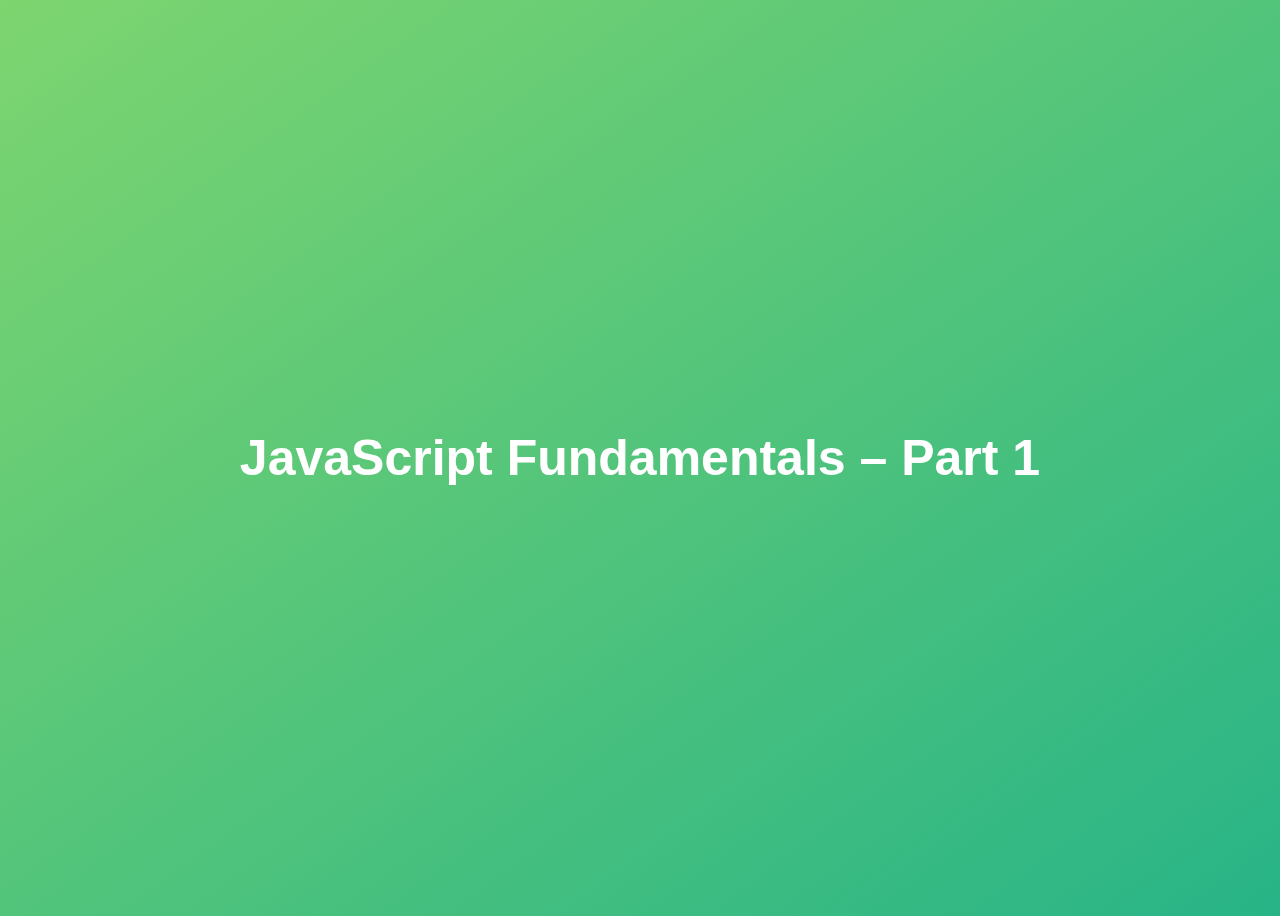
<file: index.html>
<!DOCTYPE html>
<html lang="en">

<head>
  <meta charset="UTF-8" />
  <meta name="viewport" content="width=device-width, initial-scale=1.0" />
  <meta http-equiv="X-UA-Compatible" content="ie=edge" />
  <title>JavaScript Fundamentals – Part 1</title>
  <style>
    body {
      height: 100vh;
      display: flex;
      align-items: center;
      background: linear-gradient(to top left, #28b487, #7dd56f);
    }

    h1 {
      font-family: sans-serif;
      font-size: 50px;
      line-height: 1.3;
      width: 100%;
      padding: 30px;
      text-align: center;
      color: white;
    }
  </style>
</head>

<body>
  <h1>JavaScript Fundamentals – Part 1</h1>
  <script src="script.js"></script>
</body>

</html>
</file>
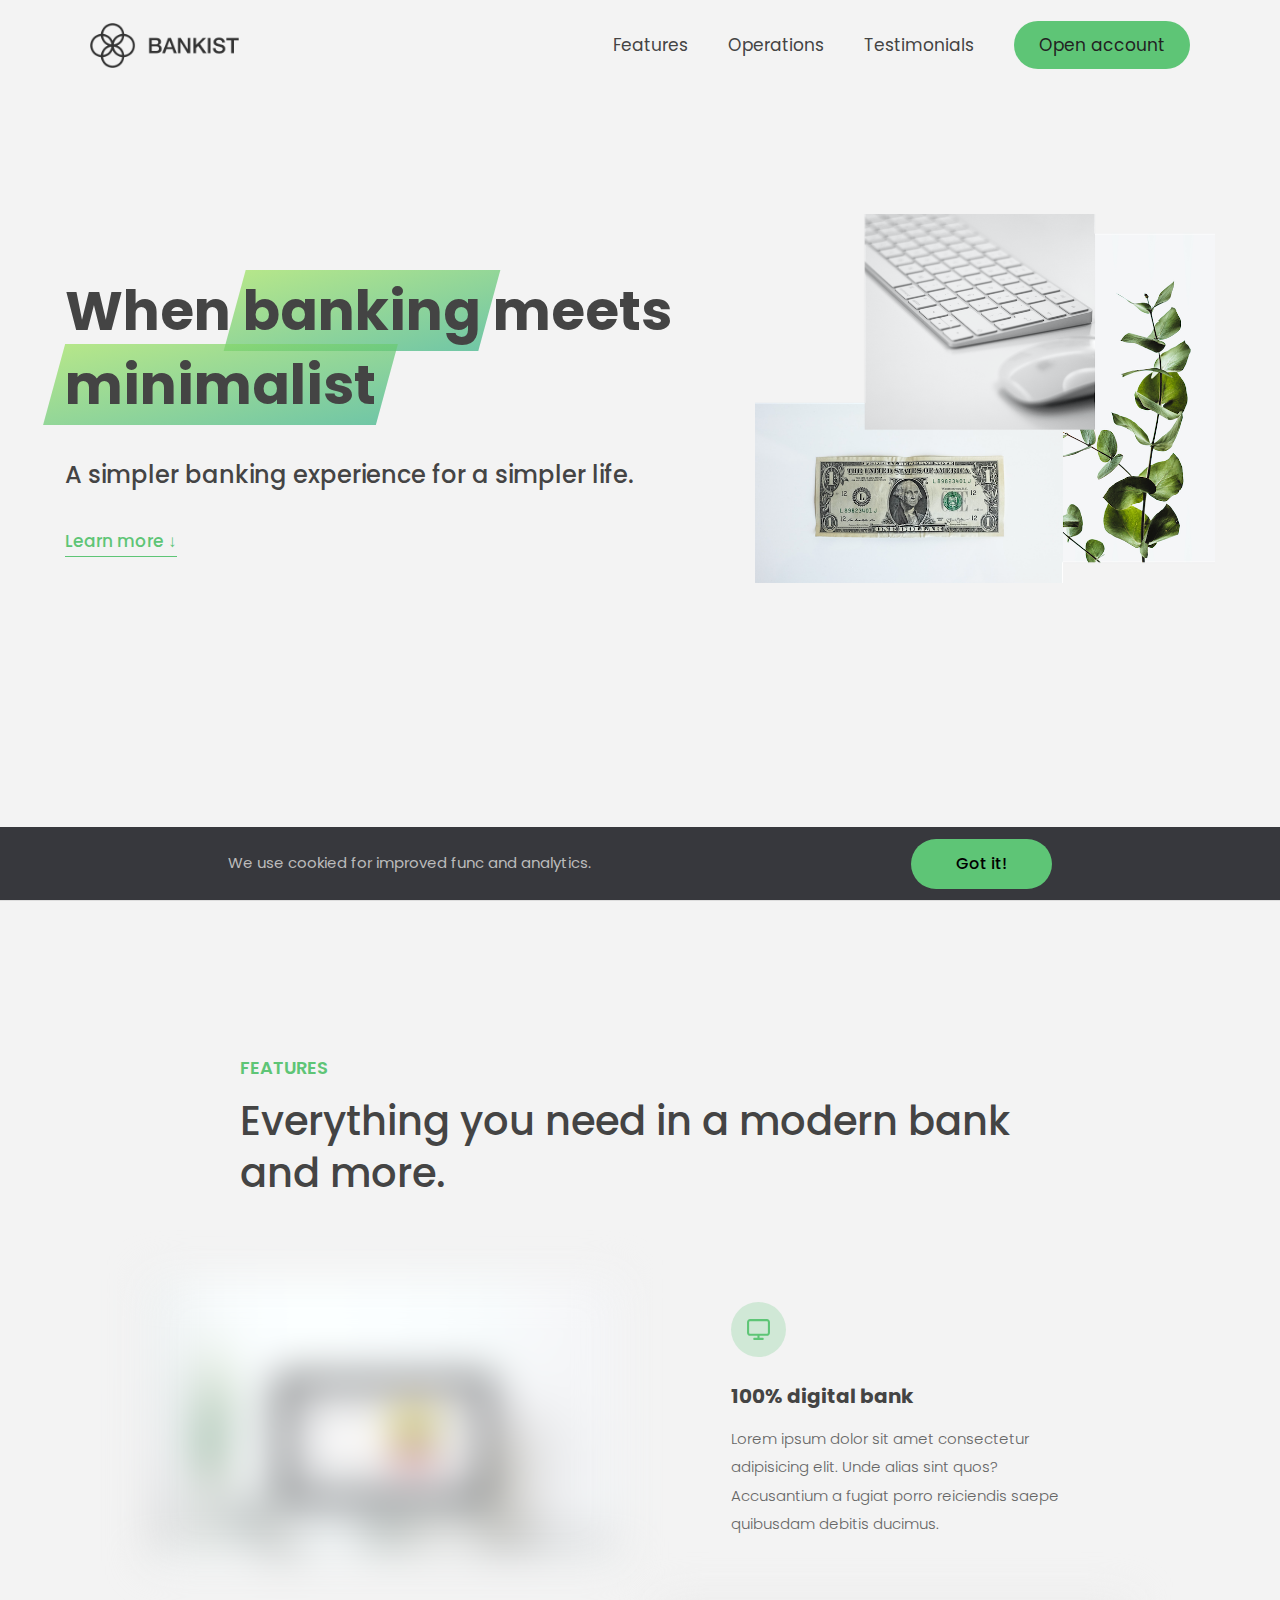
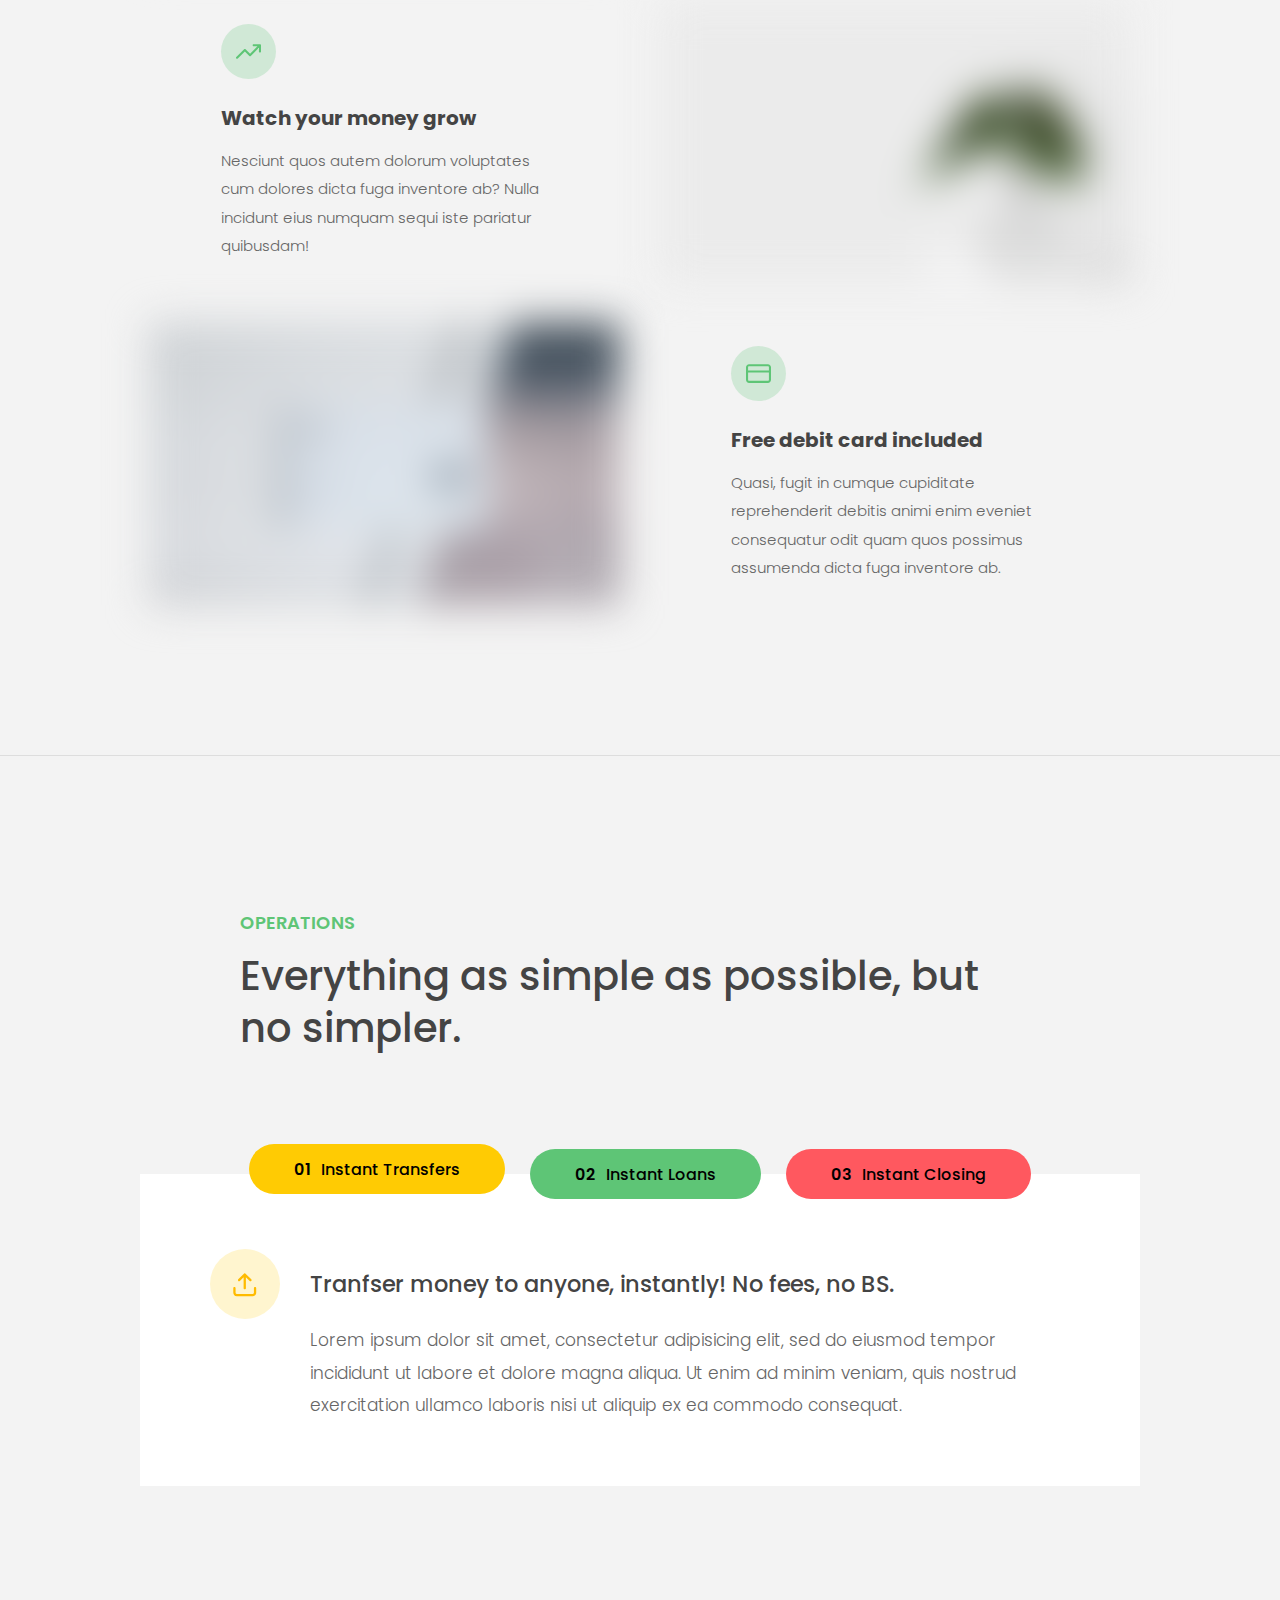
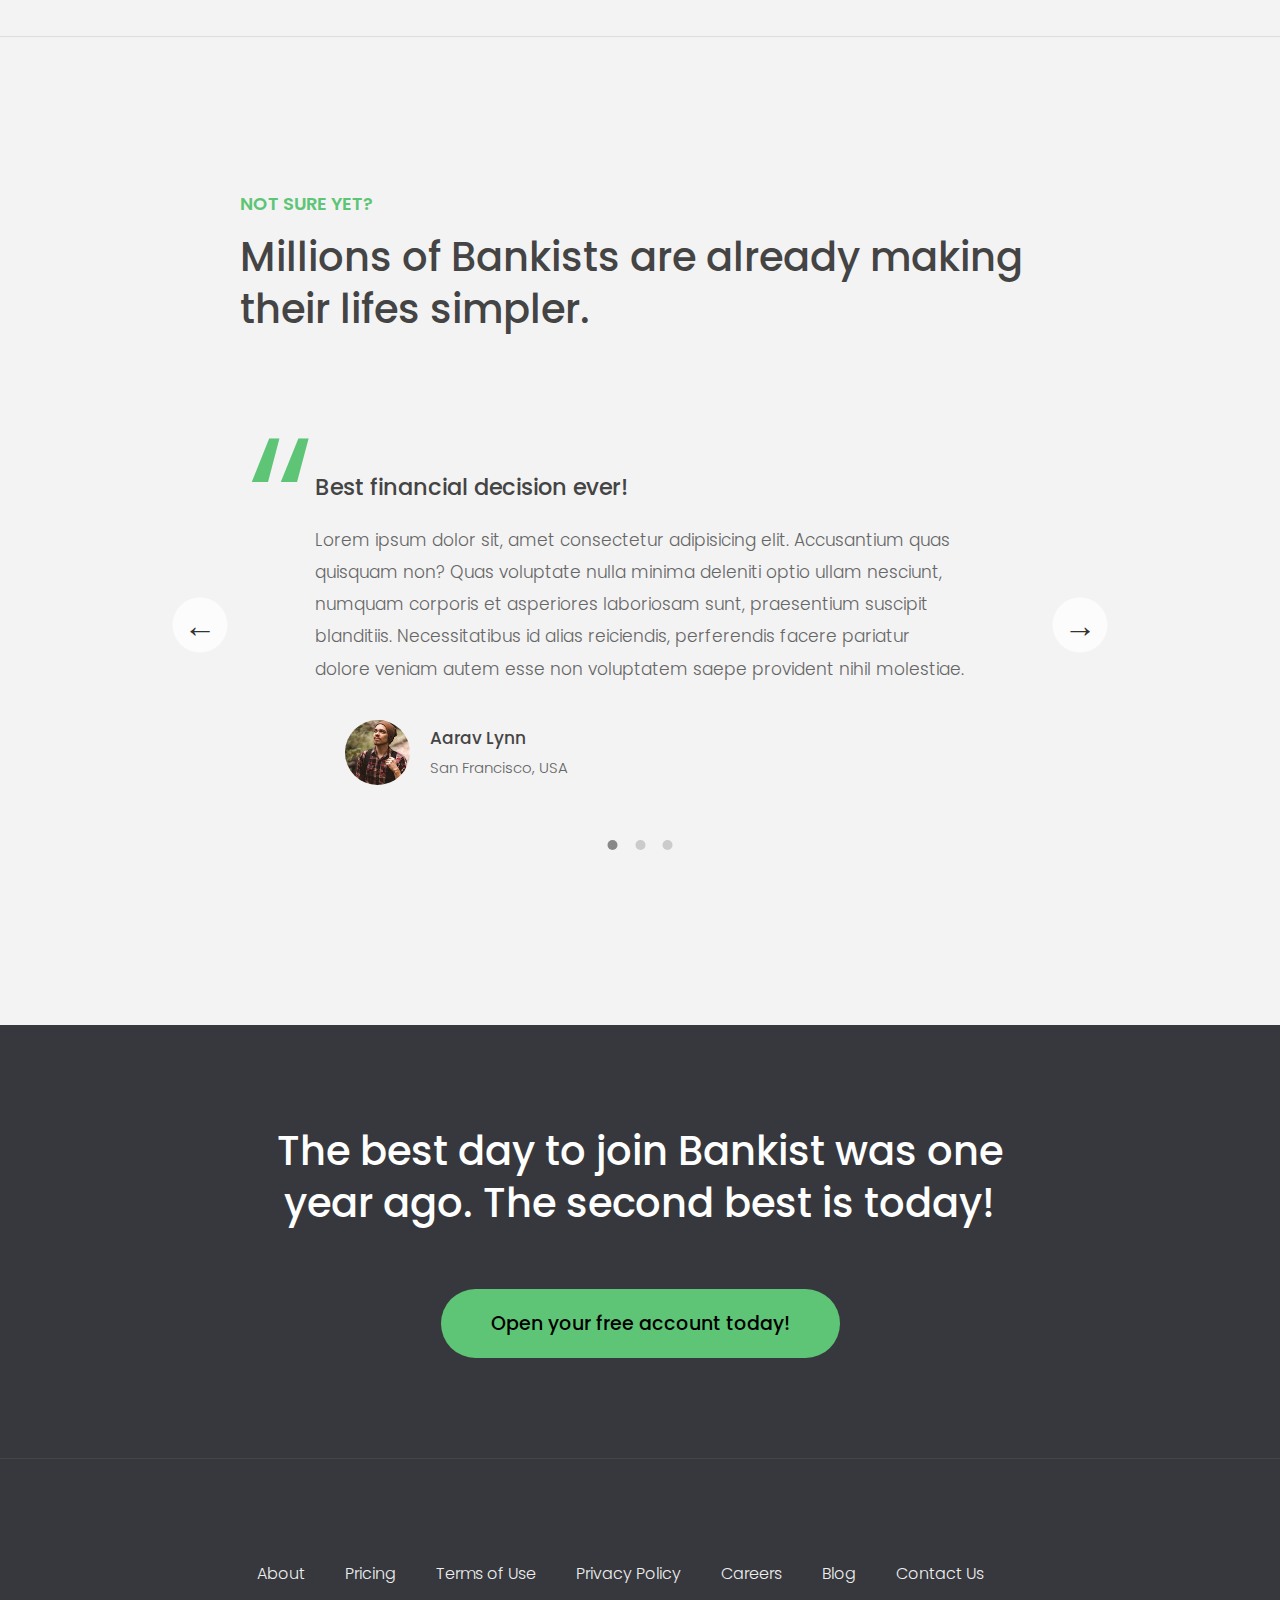
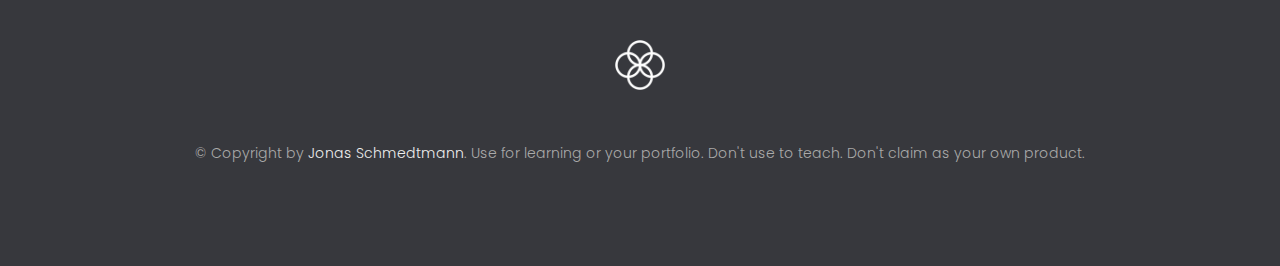
<file: Adv Dom/index.html>
<!DOCTYPE html>
<html lang="en">
  <head>
    <meta charset="UTF-8" />
    <meta name="viewport" content="width=device-width, initial-scale=1.0" />
    <meta http-equiv="X-UA-Compatible" content="ie=edge" />
    <link rel="shortcut icon" type="image/png" href="img/icon.png" />

    <link
      href="https://fonts.googleapis.com/css?family=Poppins:300,400,500,600&display=swap"
      rel="stylesheet"
    />
    <link rel="stylesheet" href="style.css" />
    <title>Bankist | When Banking meets Minimalist</title>
    <script defer src="script.js"></script>
  </head>
  <body>
    <header class="header">
      <nav class="nav">
        <img
          src="img/logo.png"
          alt="Bankist logo"
          class="nav__logo"
          id="logo"
          designer="Jonas"
          data-version-number="3.0"
        />
        <ul class="nav__links">
          <li class="nav__item">
            <a class="nav__link" href="#section--1">Features</a>
          </li>
          <li class="nav__item">
            <a class="nav__link" href="#section--2">Operations</a>
          </li>
          <li class="nav__item">
            <a class="nav__link" href="#section--3">Testimonials</a>
          </li>
          <li class="nav__item">
            <a class="nav__link nav__link--btn btn--show-modal" href="#"
              >Open account</a
            >
          </li>
        </ul>
      </nav>

      <div class="header__title">
        <h1>
          When
          <!-- Green highlight effect -->
          <span class="highlight">banking</span>
          meets<br />
          <span class="highlight">minimalist</span>
        </h1>
        <h4>A simpler banking experience for a simpler life.</h4>
        <button class="btn--text btn--scroll-to">Learn more &DownArrow;</button>
        <img
          src="img/hero.png"
          class="header__img"
          alt="Minimalist bank items"
        />
      </div>
    </header>

    <section class="section" id="section--1">
      <div class="section__title">
        <h2 class="section__description">Features</h2>
        <h3 class="section__header">
          Everything you need in a modern bank and more.
        </h3>
      </div>

      <div class="features">
        <img
          src="img/digital-lazy.jpg"
          data-src="img/digital.jpg"
          alt="Computer"
          class="features__img lazy-img"
        />
        <div class="features__feature">
          <div class="features__icon">
            <svg>
              <use xlink:href="img/icons.svg#icon-monitor"></use>
            </svg>
          </div>
          <h5 class="features__header">100% digital bank</h5>
          <p>
            Lorem ipsum dolor sit amet consectetur adipisicing elit. Unde alias
            sint quos? Accusantium a fugiat porro reiciendis saepe quibusdam
            debitis ducimus.
          </p>
        </div>

        <div class="features__feature">
          <div class="features__icon">
            <svg>
              <use xlink:href="img/icons.svg#icon-trending-up"></use>
            </svg>
          </div>
          <h5 class="features__header">Watch your money grow</h5>
          <p>
            Nesciunt quos autem dolorum voluptates cum dolores dicta fuga
            inventore ab? Nulla incidunt eius numquam sequi iste pariatur
            quibusdam!
          </p>
        </div>
        <img
          src="img/grow-lazy.jpg"
          data-src="img/grow.jpg"
          alt="Plant"
          class="features__img lazy-img"
        />

        <img
          src="img/card-lazy.jpg"
          data-src="img/card.jpg"
          alt="Credit card"
          class="features__img lazy-img"
        />
        <div class="features__feature">
          <div class="features__icon">
            <svg>
              <use xlink:href="img/icons.svg#icon-credit-card"></use>
            </svg>
          </div>
          <h5 class="features__header">Free debit card included</h5>
          <p>
            Quasi, fugit in cumque cupiditate reprehenderit debitis animi enim
            eveniet consequatur odit quam quos possimus assumenda dicta fuga
            inventore ab.
          </p>
        </div>
      </div>
    </section>

    <section class="section" id="section--2">
      <div class="section__title">
        <h2 class="section__description">Operations</h2>
        <h3 class="section__header">
          Everything as simple as possible, but no simpler.
        </h3>
      </div>

      <div class="operations">
        <div class="operations__tab-container">
          <button
            class="btn operations__tab operations__tab--1 operations__tab--active"
            data-tab="1"
          >
            <span>01</span>Instant Transfers
          </button>
          <button class="btn operations__tab operations__tab--2" data-tab="2">
            <span>02</span>Instant Loans
          </button>
          <button class="btn operations__tab operations__tab--3" data-tab="3">
            <span>03</span>Instant Closing
          </button>
        </div>
        <div
          class="operations__content operations__content--1 operations__content--active"
        >
          <div class="operations__icon operations__icon--1">
            <svg>
              <use xlink:href="img/icons.svg#icon-upload"></use>
            </svg>
          </div>
          <h5 class="operations__header">
            Tranfser money to anyone, instantly! No fees, no BS.
          </h5>
          <p>
            Lorem ipsum dolor sit amet, consectetur adipisicing elit, sed do
            eiusmod tempor incididunt ut labore et dolore magna aliqua. Ut enim
            ad minim veniam, quis nostrud exercitation ullamco laboris nisi ut
            aliquip ex ea commodo consequat.
          </p>
        </div>

        <div class="operations__content operations__content--2">
          <div class="operations__icon operations__icon--2">
            <svg>
              <use xlink:href="img/icons.svg#icon-home"></use>
            </svg>
          </div>
          <h5 class="operations__header">
            Buy a home or make your dreams come true, with instant loans.
          </h5>
          <p>
            Duis aute irure dolor in reprehenderit in voluptate velit esse
            cillum dolore eu fugiat nulla pariatur. Excepteur sint occaecat
            cupidatat non proident, sunt in culpa qui officia deserunt mollit
            anim id est laborum.
          </p>
        </div>
        <div class="operations__content operations__content--3">
          <div class="operations__icon operations__icon--3">
            <svg>
              <use xlink:href="img/icons.svg#icon-user-x"></use>
            </svg>
          </div>
          <h5 class="operations__header">
            No longer need your account? No problem! Close it instantly.
          </h5>
          <p>
            Excepteur sint occaecat cupidatat non proident, sunt in culpa qui
            officia deserunt mollit anim id est laborum. Ut enim ad minim
            veniam, quis nostrud exercitation ullamco laboris nisi ut aliquip ex
            ea commodo consequat.
          </p>
        </div>
      </div>
    </section>

    <section class="section" id="section--3">
      <div class="section__title section__title--testimonials">
        <h2 class="section__description">Not sure yet?</h2>
        <h3 class="section__header">
          Millions of Bankists are already making their lifes simpler.
        </h3>
      </div>

      <div class="slider">
        <div class="slide slide--1">
          <div class="testimonial">
            <h5 class="testimonial__header">Best financial decision ever!</h5>
            <blockquote class="testimonial__text">
              Lorem ipsum dolor sit, amet consectetur adipisicing elit.
              Accusantium quas quisquam non? Quas voluptate nulla minima
              deleniti optio ullam nesciunt, numquam corporis et asperiores
              laboriosam sunt, praesentium suscipit blanditiis. Necessitatibus
              id alias reiciendis, perferendis facere pariatur dolore veniam
              autem esse non voluptatem saepe provident nihil molestiae.
            </blockquote>
            <address class="testimonial__author">
              <img src="img/user-1.jpg" alt="" class="testimonial__photo" />
              <h6 class="testimonial__name">Aarav Lynn</h6>
              <p class="testimonial__location">San Francisco, USA</p>
            </address>
          </div>
        </div>

        <div class="slide slide--2">
          <div class="testimonial">
            <h5 class="testimonial__header">
              The last step to becoming a complete minimalist
            </h5>
            <blockquote class="testimonial__text">
              Quisquam itaque deserunt ullam, quia ea repellendus provident,
              ducimus neque ipsam modi voluptatibus doloremque, corrupti
              laborum. Incidunt numquam perferendis veritatis neque repellendus.
              Lorem, ipsum dolor sit amet consectetur adipisicing elit. Illo
              deserunt exercitationem deleniti.
            </blockquote>
            <address class="testimonial__author">
              <img src="img/user-2.jpg" alt="" class="testimonial__photo" />
              <h6 class="testimonial__name">Miyah Miles</h6>
              <p class="testimonial__location">London, UK</p>
            </address>
          </div>
        </div>

        <div class="slide slide--3">
          <div class="testimonial">
            <h5 class="testimonial__header">
              Finally free from old-school banks
            </h5>
            <blockquote class="testimonial__text">
              Debitis, nihil sit minus suscipit magni aperiam vel tenetur
              incidunt commodi architecto numquam omnis nulla autem,
              necessitatibus blanditiis modi similique quidem. Odio aliquam
              culpa dicta beatae quod maiores ipsa minus consequatur error sunt,
              deleniti saepe aliquid quos inventore sequi. Necessitatibus id
              alias reiciendis, perferendis facere.
            </blockquote>
            <address class="testimonial__author">
              <img src="img/user-3.jpg" alt="" class="testimonial__photo" />
              <h6 class="testimonial__name">Francisco Gomes</h6>
              <p class="testimonial__location">Lisbon, Portugal</p>
            </address>
          </div>
        </div>
        <!--
        <div class="slide"><img src="img/img-1.jpg" alt="Photo 1" /></div>
        <div class="slide"><img src="img/img-2.jpg" alt="Photo 2" /></div>
        <div class="slide"><img src="img/img-3.jpg" alt="Photo 3" /></div>
        <div class="slide"><img src="img/img-4.jpg" alt="Photo 4" /></div>
        -->
        <button class="slider__btn slider__btn--left">&larr;</button>
        <button class="slider__btn slider__btn--right">&rarr;</button>
        <div class="dots"></div>
      </div>
    </section>

    <section class="section section--sign-up">
      <div class="section__title">
        <h3 class="section__header">
          The best day to join Bankist was one year ago. The second best is
          today!
        </h3>
      </div>
      <button class="btn btn--show-modal">Open your free account today!</button>
    </section>

    <footer class="footer">
      <ul class="footer__nav">
        <li class="footer__item">
          <a class="footer__link" href="#">About</a>
        </li>
        <li class="footer__item">
          <a class="footer__link" href="#">Pricing</a>
        </li>
        <li class="footer__item">
          <a class="footer__link" href="#">Terms of Use</a>
        </li>
        <li class="footer__item">
          <a class="footer__link" href="#">Privacy Policy</a>
        </li>
        <li class="footer__item">
          <a class="footer__link" href="#">Careers</a>
        </li>
        <li class="footer__item">
          <a class="footer__link" href="#">Blog</a>
        </li>
        <li class="footer__item">
          <a class="footer__link" href="#">Contact Us</a>
        </li>
      </ul>
      <img src="img/icon.png" alt="Logo" class="footer__logo" />
      <p class="footer__copyright">
        &copy; Copyright by
        <a
          class="footer__link twitter-link"
          target="_blank"
          href="https://twitter.com/jonasschmedtman"
          >Jonas Schmedtmann</a
        >. Use for learning or your portfolio. Don't use to teach. Don't claim
        as your own product.
      </p>
    </footer>

    <div class="modal hidden">
      <button class="btn--close-modal">&times;</button>
      <h2 class="modal__header">
        Open your bank account <br />
        in just <span class="highlight">5 minutes</span>
      </h2>
      <form class="modal__form">
        <label>First Name</label>
        <input type="text" />
        <label>Last Name</label>
        <input type="text" />
        <label>Email Address</label>
        <input type="email" />
        <button class="btn">Next step &rarr;</button>
      </form>
    </div>
    <div class="overlay hidden"></div>

    <!-- <script src="script.js"></script> -->
  </body>
</html>
</file>
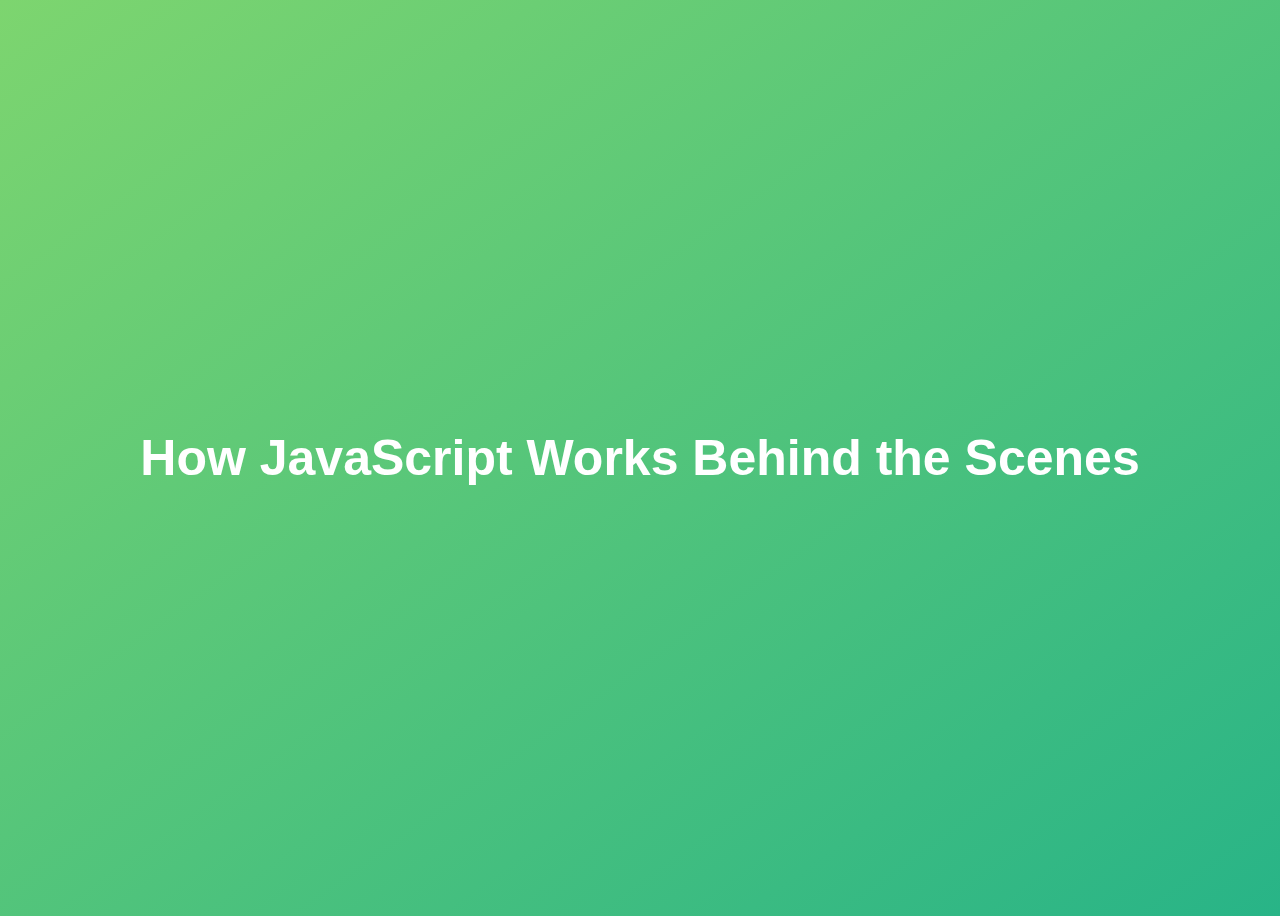
<file: Behind/index.html>
<!DOCTYPE html>
<html lang="en">
  <head>
    <meta charset="UTF-8" />
    <meta name="viewport" content="width=device-width, initial-scale=1.0" />
    <meta http-equiv="X-UA-Compatible" content="ie=edge" />
    <title>How JavaScript Works Behind the Scenes</title>
    <style>
      body {
        height: 100vh;
        display: flex;
        align-items: center;
        background: linear-gradient(to top left, #28b487, #7dd56f);
      }
      h1 {
        font-family: sans-serif;
        font-size: 50px;
        line-height: 1.3;
        width: 100%;
        padding: 30px;
        text-align: center;
        color: white;
      }
    </style>
  </head>
  <body>
    <h1>How JavaScript Works Behind the Scenes</h1>
    <script src="script.js"></script>
  </body>
</html>
</file>
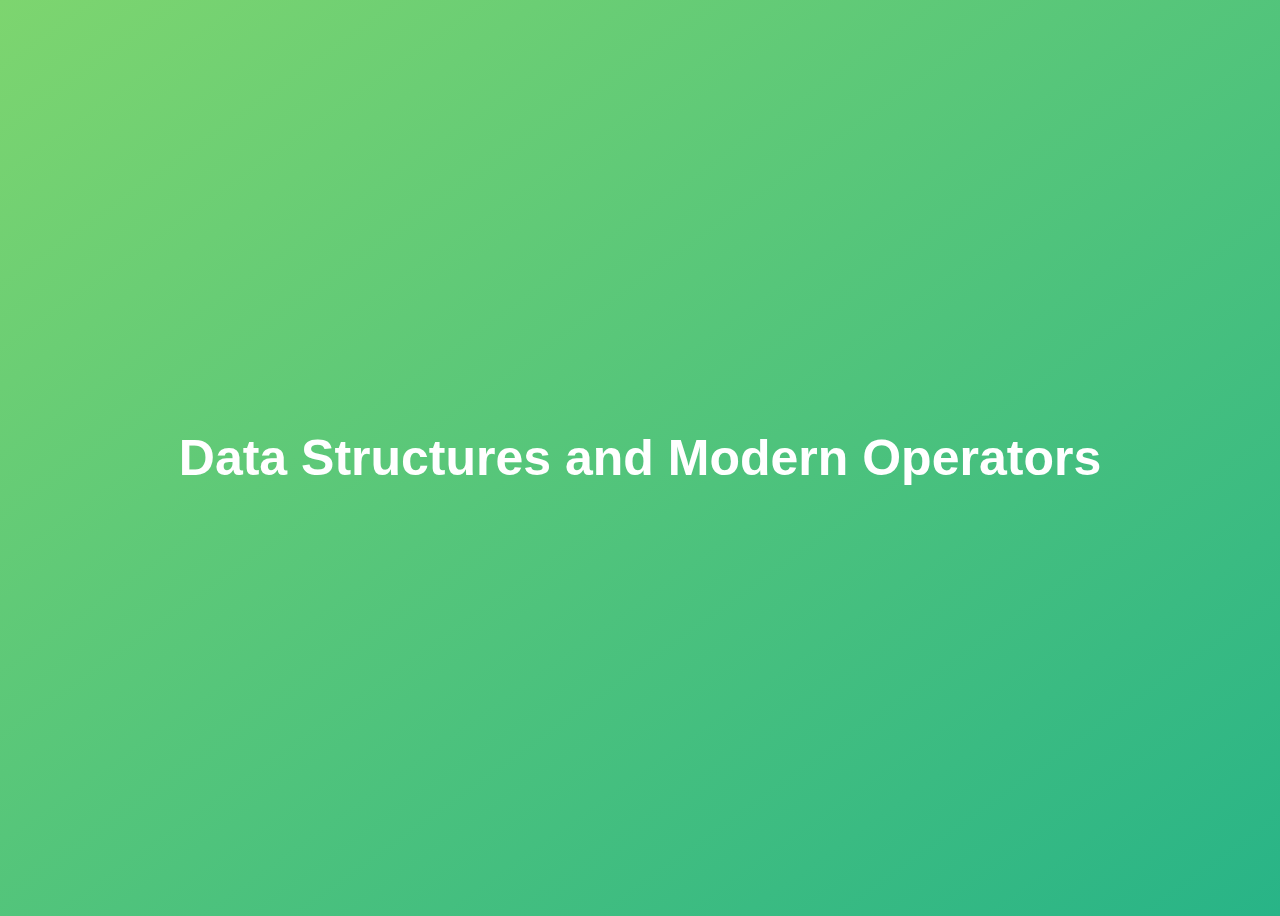
<file: Data Structures/index.html>
<!DOCTYPE html>
<html lang="en">
  <head>
    <meta charset="UTF-8" />
    <meta name="viewport" content="width=device-width, initial-scale=1.0" />
    <meta http-equiv="X-UA-Compatible" content="ie=edge" />
    <title>Data Structures and Modern Operators</title>
    <style>
      body {
        height: 100vh;
        display: flex;
        align-items: center;
        background: linear-gradient(to top left, #28b487, #7dd56f);
      }
      h1 {
        font-family: sans-serif;
        font-size: 50px;
        line-height: 1.3;
        width: 100%;
        padding: 30px;
        text-align: center;
        color: white;
      }
      button {
        width: 50px;
        height: 20px;
        margin: 10px;
      }
      textarea {
        width: 300px;
        height: 100px;
      }
    </style>
  </head>
  <body>
    <h1>Data Structures and Modern Operators</h1>
    <script src="script.js"></script>
  </body>
</html>
</file>
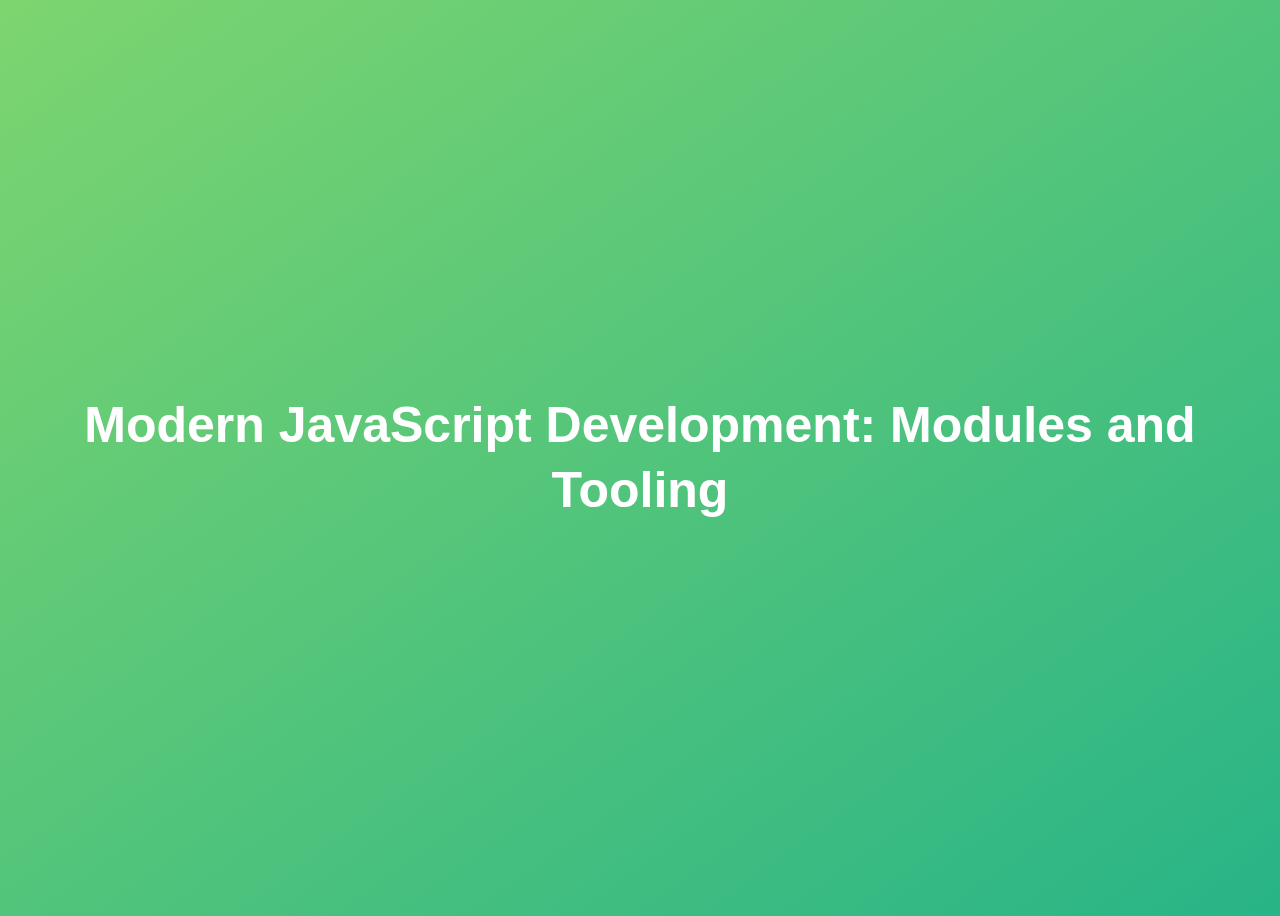
<file: Modern JS Modules Tooling/index.html>
<!DOCTYPE html>
<html lang="en">
  <head>
    <meta charset="UTF-8" />
    <meta name="viewport" content="width=device-width, initial-scale=1.0" />
    <meta http-equiv="X-UA-Compatible" content="ie=edge" />
    <script defer src="script.js"></script>
    <title>Modern JavaScript Development: Modules and Tooling</title>
    <style>
      body {
        height: 100vh;
        display: flex;
        align-items: center;
        background: linear-gradient(to top left, #28b487, #7dd56f);
      }
      h1 {
        font-family: sans-serif;
        font-size: 50px;
        line-height: 1.3;
        width: 100%;
        padding: 30px;
        text-align: center;
        color: white;
      }
    </style>
  </head>
  <body>
    <h1>Modern JavaScript Development: Modules and Tooling</h1>
  </body>
</html>
</file>
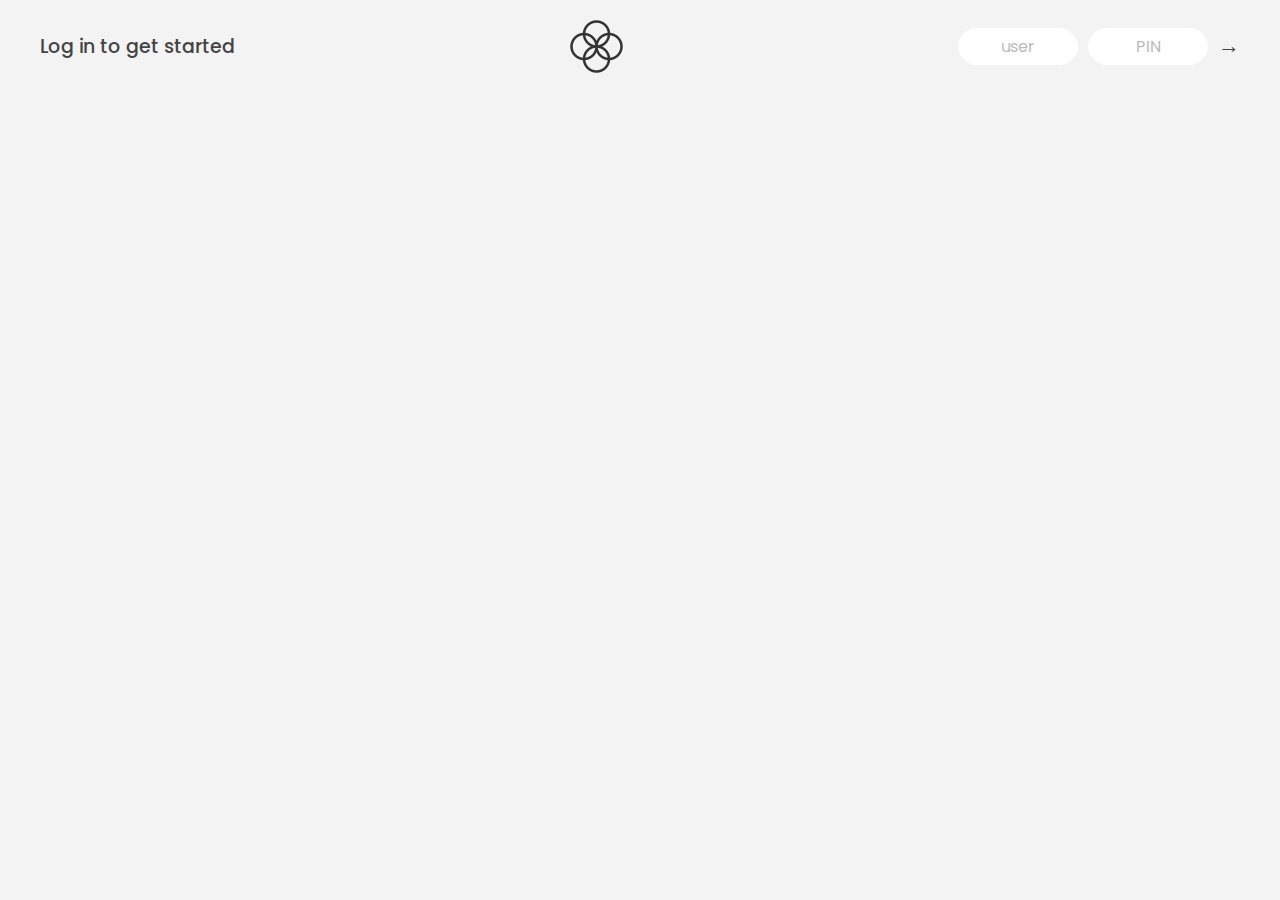
<file: Numbers-Dates-Timers-Bankist/index.html>
<!DOCTYPE html>
<html lang="en">
  <head>
    <meta charset="UTF-8" />
    <meta name="viewport" content="width=device-width, initial-scale=1.0" />
    <meta http-equiv="X-UA-Compatible" content="ie=edge" />
    <link rel="shortcut icon" type="image/png" href="/icon.png" />

    <link
      href="https://fonts.googleapis.com/css?family=Poppins:400,500,600&display=swap"
      rel="stylesheet"
    />

    <link rel="stylesheet" href="style.css" />
    <title>Bankist</title>
  </head>
  <body>
    <!-- TOP NAVIGATION -->
    <nav>
      <p class="welcome">Log in to get started</p>
      <img src="logo.png" alt="Logo" class="logo" />
      <form class="login">
        <input
          type="text"
          placeholder="user"
          class="login__input login__input--user"
        />
        <!-- In practice, use type="password" -->
        <input
          type="text"
          placeholder="PIN"
          maxlength="4"
          class="login__input login__input--pin"
        />
        <button class="login__btn">&rarr;</button>
      </form>
    </nav>

    <main class="app">
      <!-- BALANCE -->
      <div class="balance">
        <div>
          <p class="balance__label">Current balance</p>
          <p class="balance__date">
            As of <span class="date">05/03/2037</span>
          </p>
        </div>
        <p class="balance__value">0000€</p>
      </div>

      <!-- MOVEMENTS -->
      <div class="movements">
        <div class="movements__row">
          <div class="movements__type movements__type--deposit">2 deposit</div>
          <div class="movements__date">3 days ago</div>
          <div class="movements__value">4 000€</div>
        </div>
        <div class="movements__row">
          <div class="movements__type movements__type--withdrawal">
            1 withdrawal
          </div>
          <div class="movements__date">24/01/2037</div>
          <div class="movements__value">-378€</div>
        </div>
      </div>

      <!-- SUMMARY -->
      <div class="summary">
        <p class="summary__label">In</p>
        <p class="summary__value summary__value--in">0000€</p>
        <p class="summary__label">Out</p>
        <p class="summary__value summary__value--out">0000€</p>
        <p class="summary__label">Interest</p>
        <p class="summary__value summary__value--interest">0000€</p>
        <button class="btn--sort">&downarrow; SORT</button>
      </div>

      <!-- OPERATION: TRANSFERS -->
      <div class="operation operation--transfer">
        <h2>Transfer money</h2>
        <form class="form form--transfer">
          <input type="text" class="form__input form__input--to" />
          <input type="number" class="form__input form__input--amount" />
          <button class="form__btn form__btn--transfer">&rarr;</button>
          <label class="form__label">Transfer to</label>
          <label class="form__label">Amount</label>
        </form>
      </div>

      <!-- OPERATION: LOAN -->
      <div class="operation operation--loan">
        <h2>Request loan</h2>
        <form class="form form--loan">
          <input type="number" class="form__input form__input--loan-amount" />
          <button class="form__btn form__btn--loan">&rarr;</button>
          <label class="form__label form__label--loan">Amount</label>
        </form>
      </div>

      <!-- OPERATION: CLOSE -->
      <div class="operation operation--close">
        <h2>Close account</h2>
        <form class="form form--close">
          <input type="text" class="form__input form__input--user" />
          <input
            type="password"
            maxlength="6"
            class="form__input form__input--pin"
          />
          <button class="form__btn form__btn--close">&rarr;</button>
          <label class="form__label">Confirm user</label>
          <label class="form__label">Confirm PIN</label>
        </form>
      </div>

      <!-- LOGOUT TIMER -->
      <p class="logout-timer">
        You will be logged out in <span class="timer">05:00</span>
      </p>
    </main>

    <!-- <footer>
      &copy; by Jonas Schmedtmann. Don't claim as your own :)
    </footer> -->

    <script src="script.js"></script>
  </body>
</html>
</file>
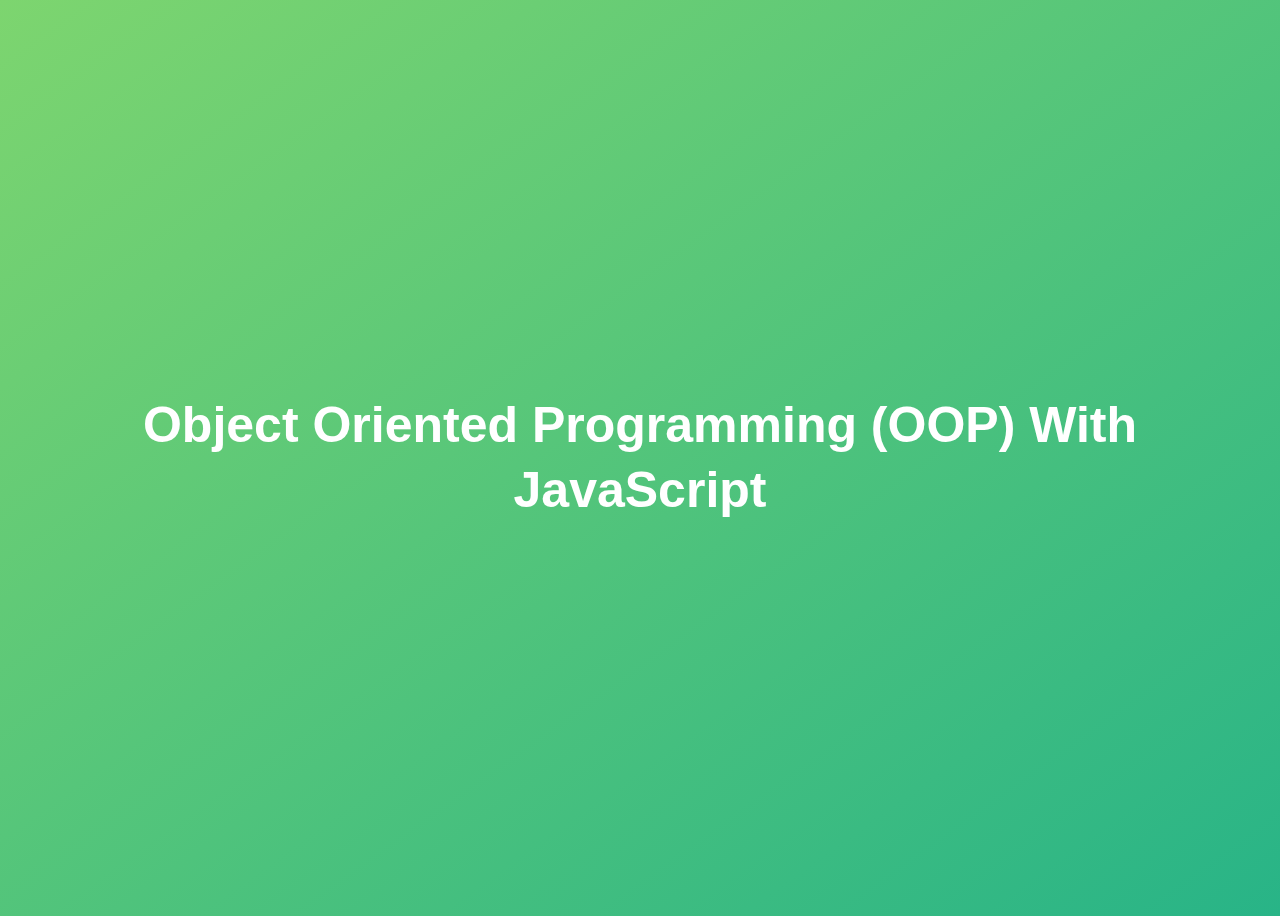
<file: OOP/index.html>
<!DOCTYPE html>
<html lang="en">
  <head>
    <meta charset="UTF-8" />
    <meta name="viewport" content="width=device-width, initial-scale=1.0" />
    <meta http-equiv="X-UA-Compatible" content="ie=edge" />
    <title>Object Oriented Programming (OOP) With JavaScript</title>
    <style>
      body {
        height: 100vh;
        display: flex;
        align-items: center;
        background: linear-gradient(to top left, #28b487, #7dd56f);
      }
      h1 {
        font-family: sans-serif;
        font-size: 50px;
        line-height: 1.3;
        width: 100%;
        padding: 30px;
        text-align: center;
        color: white;
      }
    </style>
    <script defer src="script.js"></script>
  </head>
  <body>
    <h1>Object Oriented Programming (OOP) With JavaScript</h1>
  </body>
</html>
</file>
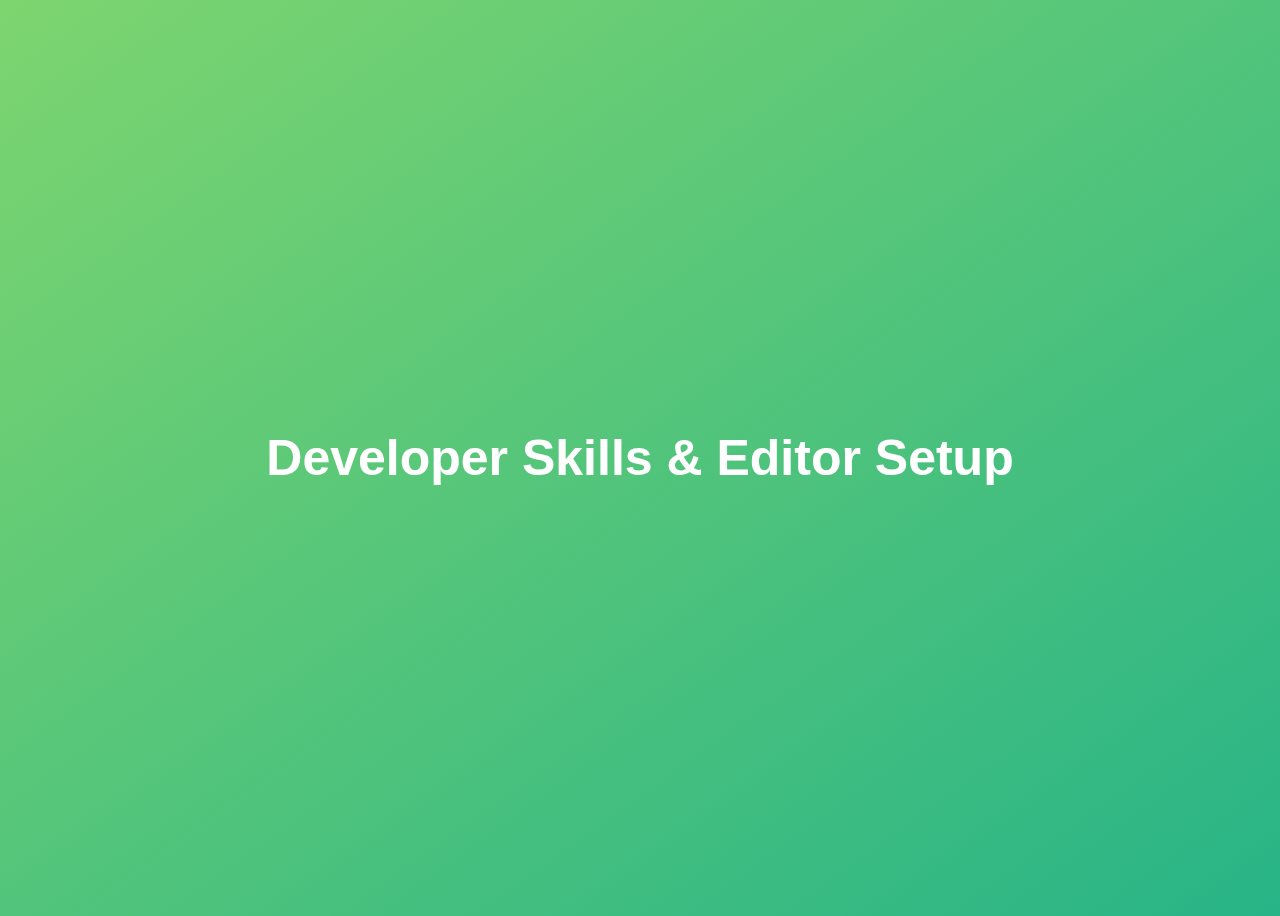
<file: Parte 5/index.html>
<!DOCTYPE html>
<html lang="en">
  <head>
    <meta charset="UTF-8" />
    <meta name="viewport" content="width=device-width, initial-scale=1.0" />
    <meta http-equiv="X-UA-Compatible" content="ie=edge" />
    <title>Developer Skills & Editor Setup</title>
    <style>
      body {
        height: 100vh;
        display: flex;
        align-items: center;
        background: linear-gradient(to top left, #28b487, #7dd56f);
      }
      h1 {
        font-family: sans-serif;
        font-size: 50px;
        line-height: 1.3;
        width: 100%;
        padding: 30px;
        text-align: center;
        color: white;
      }
    </style>
  </head>
  <body>
    <h1>Developer Skills & Editor Setup</h1>
    <script src="script.js"></script>
  </body>
</html>
</file>
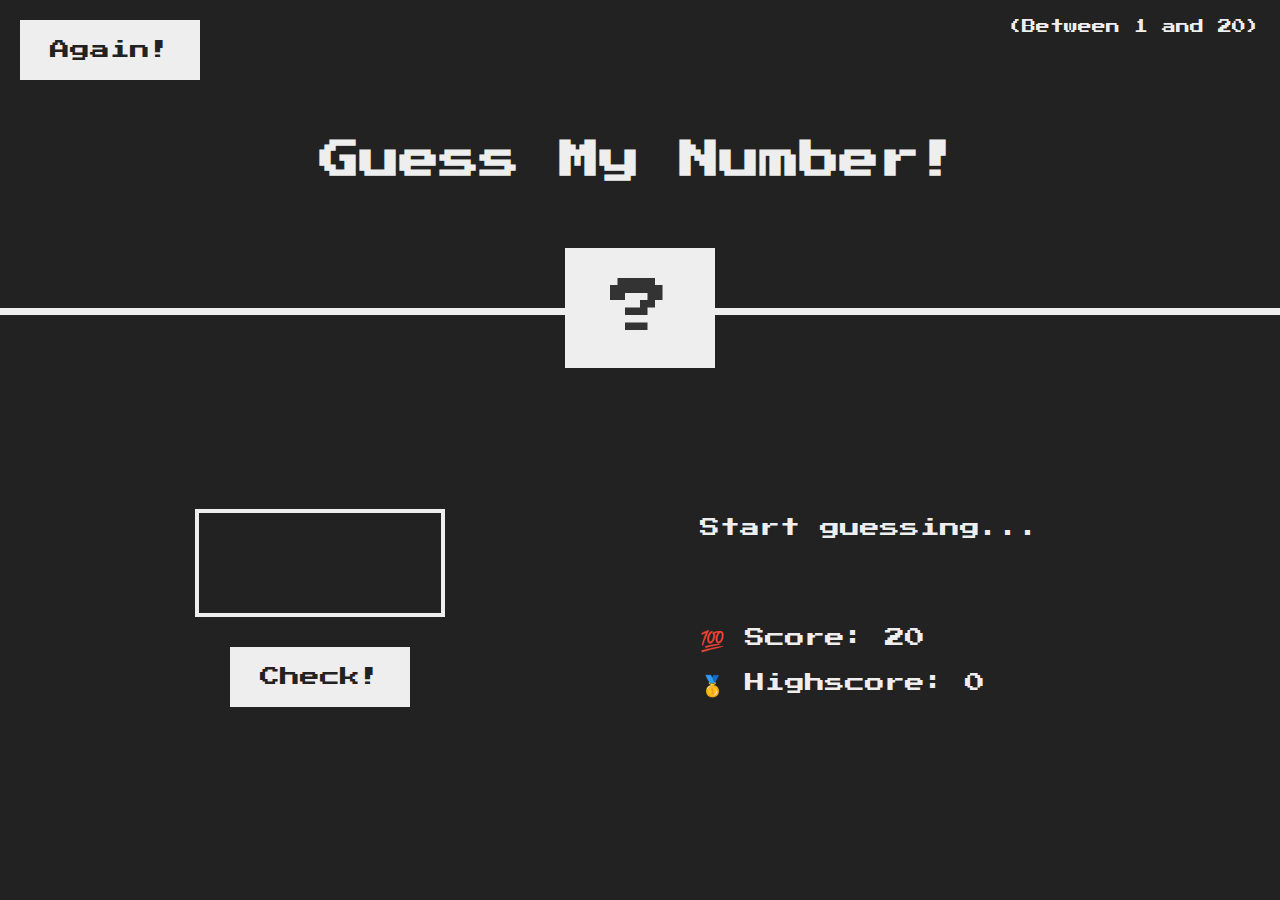
<file: Projeto 1/index.html>
<!DOCTYPE html>
<html lang="en">
  <head>
    <meta charset="UTF-8" />
    <meta name="viewport" content="width=device-width, initial-scale=1.0" />
    <meta http-equiv="X-UA-Compatible" content="ie=edge" />
    <link rel="stylesheet" href="style.css" />
    <title>Guess My Number!</title>
  </head>
  <body>
    <header>
      <h1>Guess My Number!</h1>
      <p class="between">(Between 1 and 20)</p>
      <button class="btn again">Again!</button>
      <div class="number">?</div>
    </header>
    <main>
      <section class="left">
        <input type="number" class="guess" />
        <button class="btn check">Check!</button>
      </section>
      <section class="right">
        <p class="message">Start guessing...</p>
        <p class="label-score">💯 Score: <span class="score">20</span></p>
        <p class="label-highscore">
          🥇 Highscore: <span class="highscore">0</span>
        </p>
      </section>
    </main>
    <script src="script.js"></script>
  </body>
</html>
</file>
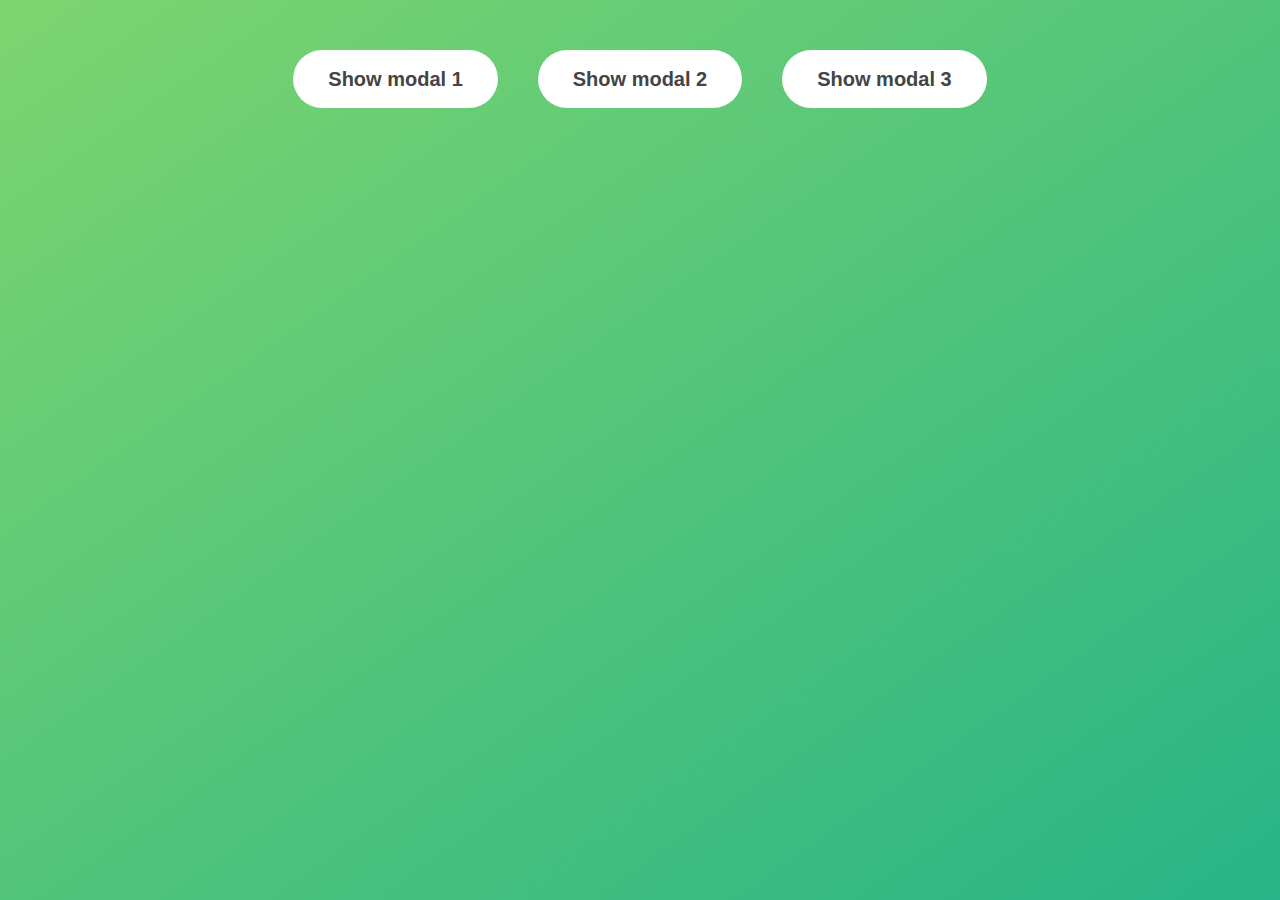
<file: Projeto 2/index.html>
<!DOCTYPE html>
<html lang="en">
  <head>
    <meta charset="UTF-8" />
    <meta name="viewport" content="width=device-width, initial-scale=1.0" />
    <meta http-equiv="X-UA-Compatible" content="ie=edge" />
    <link rel="stylesheet" href="style.css" />
    <title>Modal window</title>
  </head>
  <body>
    <button class="show-modal">Show modal 1</button>
    <button class="show-modal">Show modal 2</button>
    <button class="show-modal">Show modal 3</button>

    <div class="modal hidden">
      <button class="close-modal">&times;</button>
      <h1>I'm a modal window 😍</h1>
      <p>
        Lorem ipsum dolor sit amet, consectetur adipisicing elit, sed do eiusmod
        tempor incididunt ut labore et dolore magna aliqua. Ut enim ad minim
        veniam, quis nostrud exercitation ullamco laboris nisi ut aliquip ex ea
        commodo consequat. Duis aute irure dolor in reprehenderit in voluptate
        velit esse cillum dolore eu fugiat nulla pariatur. Excepteur sint
        occaecat cupidatat non proident, sunt in culpa qui officia deserunt
        mollit anim id est laborum.
      </p>
    </div>
    <div class="overlay hidden"></div>

    <script src="script.js"></script>
  </body>
</html>
</file>
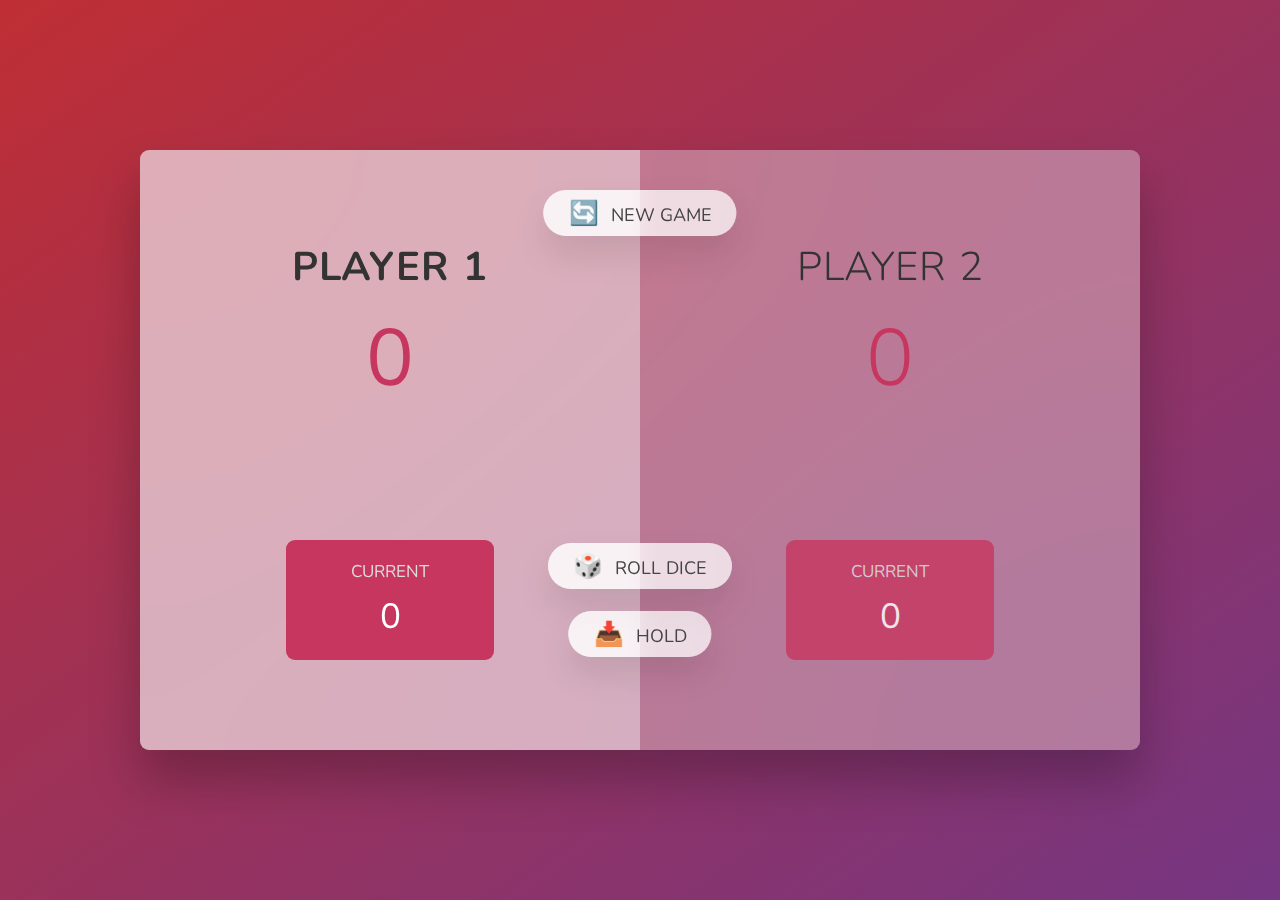
<file: Projeto 3/index.html>
<!DOCTYPE html>
<html lang="en">
  <head>
    <meta charset="UTF-8" />
    <meta name="viewport" content="width=device-width, initial-scale=1.0" />
    <meta http-equiv="X-UA-Compatible" content="ie=edge" />
    <link rel="stylesheet" href="style.css" />
    <title>Pig Game</title>
  </head>
  <body>
    <main>
      <section class="player player--0 player--active">
        <h2 class="name" id="name--0">Player 1</h2>
        <p class="score" id="score--0">43</p>
        <div class="current">
          <p class="current-label">Current</p>
          <p class="current-score" id="current--0">0</p>
        </div>
      </section>
      <section class="player player--1">
        <h2 class="name" id="name--1">Player 2</h2>
        <p class="score" id="score--1">24</p>
        <div class="current">
          <p class="current-label">Current</p>
          <p class="current-score" id="current--1">0</p>
        </div>
      </section>

      <img src="dice-5.png" alt="Playing dice" class="dice" />
      <button class="btn btn--new">🔄 New game</button>
      <button class="btn btn--roll">🎲 Roll dice</button>
      <button class="btn btn--hold">📥 Hold</button>
    </main>
    <script src="script.js"></script>
  </body>
</html>
</file>
<file: Adv Dom/style.css>
/* The page is NOT responsive. You can implement responsiveness yourself if you wanna have some fun 😃 */

:root {
  --color-primary: #5ec576;
  --color-secondary: #ffcb03;
  --color-tertiary: #ff585f;
  --color-primary-darker: #4bbb7d;
  --color-secondary-darker: #ffbb00;
  --color-tertiary-darker: #fd424b;
  --color-primary-opacity: #5ec5763a;
  --color-secondary-opacity: #ffcd0331;
  --color-tertiary-opacity: #ff58602d;
  --gradient-primary: linear-gradient(to top left, #39b385, #9be15d);
  --gradient-secondary: linear-gradient(to top left, #ffb003, #ffcb03);
}

* {
  margin: 0;
  padding: 0;
  box-sizing: inherit;
}

html {
  font-size: 62.5%;
  box-sizing: border-box;
}

body {
  font-family: 'Poppins', sans-serif;
  font-weight: 300;
  color: #444;
  line-height: 1.9;
  background-color: #f3f3f3;
}

/* GENERAL ELEMENTS */
.section {
  padding: 15rem 3rem;
  border-top: 1px solid #ddd;

  transition: transform 1s, opacity 1s;
}

.section--hidden {
  opacity: 0;
  transform: translateY(8rem);
}

.section__title {
  max-width: 80rem;
  margin: 0 auto 8rem auto;
}

.section__description {
  font-size: 1.8rem;
  font-weight: 600;
  text-transform: uppercase;
  color: var(--color-primary);
  margin-bottom: 1rem;
}

.section__header {
  font-size: 4rem;
  line-height: 1.3;
  font-weight: 500;
}

.btn {
  display: inline-block;
  background-color: var(--color-primary);
  font-size: 1.6rem;
  font-family: inherit;
  font-weight: 500;
  border: none;
  padding: 1.25rem 4.5rem;
  border-radius: 10rem;
  cursor: pointer;
  transition: all 0.3s;
}

.btn:hover {
  background-color: var(--color-primary-darker);
}

.btn--text {
  display: inline-block;
  background: none;
  font-size: 1.7rem;
  font-family: inherit;
  font-weight: 500;
  color: var(--color-primary);
  border: none;
  border-bottom: 1px solid currentColor;
  padding-bottom: 2px;
  cursor: pointer;
  transition: all 0.3s;
}

p {
  color: #666;
}

/* This is BAD for accessibility! Don't do in the real world! */
button:focus {
  outline: none;
}

img {
  transition: filter 0.5s;
}

.lazy-img {
  filter: blur(20px);
}

/* NAVIGATION */
.nav {
  display: flex;
  justify-content: space-between;
  align-items: center;
  height: 9rem;
  width: 100%;
  padding: 0 6rem;
  z-index: 100;
}

/* nav and stickly class at the same time */
.nav.sticky {
  position: fixed;
  background-color: rgba(255, 255, 255, 0.95);
}

.nav__logo {
  height: 4.5rem;
  transition: all 0.3s;
}

.nav__links {
  display: flex;
  align-items: center;
  list-style: none;
}

.nav__item {
  margin-left: 4rem;
}

.nav__link:link,
.nav__link:visited {
  font-size: 1.7rem;
  font-weight: 400;
  color: inherit;
  text-decoration: none;
  display: block;
  transition: all 0.3s;
}

.nav__link--btn:link,
.nav__link--btn:visited {
  padding: 0.8rem 2.5rem;
  border-radius: 3rem;
  background-color: var(--color-primary);
  color: #222;
}

.nav__link--btn:hover,
.nav__link--btn:active {
  color: inherit;
  background-color: var(--color-primary-darker);
  color: #333;
}

/* HEADER */
.header {
  padding: 0 3rem;
  height: 100vh;
  display: flex;
  flex-direction: column;
  align-items: center;
}

.header__title {
  flex: 1;

  max-width: 115rem;
  display: grid;
  grid-template-columns: 3fr 2fr;
  row-gap: 3rem;
  align-content: center;
  justify-content: center;

  align-items: start;
  justify-items: start;
}

h1 {
  font-size: 5.5rem;
  line-height: 1.35;
}

h4 {
  font-size: 2.4rem;
  font-weight: 500;
}

.header__img {
  width: 100%;
  grid-column: 2 / 3;
  grid-row: 1 / span 4;
  transform: translateY(-6rem);
}

.highlight {
  position: relative;
}

.highlight::after {
  display: block;
  content: '';
  position: absolute;
  bottom: 0;
  left: 0;
  height: 100%;
  width: 100%;
  z-index: -1;
  opacity: 0.7;
  transform: scale(1.07, 1.05) skewX(-15deg);
  background-image: var(--gradient-primary);
}

/* FEATURES */
.features {
  display: grid;
  grid-template-columns: 1fr 1fr;
  gap: 4rem;
  margin: 0 12rem;
}

.features__img {
  width: 100%;
}

.features__feature {
  align-self: center;
  justify-self: center;
  width: 70%;
  font-size: 1.5rem;
}

.features__icon {
  display: flex;
  align-items: center;
  justify-content: center;
  background-color: var(--color-primary-opacity);
  height: 5.5rem;
  width: 5.5rem;
  border-radius: 50%;
  margin-bottom: 2rem;
}

.features__icon svg {
  height: 2.5rem;
  width: 2.5rem;
  fill: var(--color-primary);
}

.features__header {
  font-size: 2rem;
  margin-bottom: 1rem;
}

/* OPERATIONS */
.operations {
  max-width: 100rem;
  margin: 12rem auto 0 auto;

  background-color: #fff;
}

.operations__tab-container {
  display: flex;
  justify-content: center;
}

.operations__tab {
  margin-right: 2.5rem;
  transform: translateY(-50%);
}

.operations__tab span {
  margin-right: 1rem;
  font-weight: 600;
  display: inline-block;
}

.operations__tab--1 {
  background-color: var(--color-secondary);
}

.operations__tab--1:hover {
  background-color: var(--color-secondary-darker);
}

.operations__tab--3 {
  background-color: var(--color-tertiary);
  margin: 0;
}

.operations__tab--3:hover {
  background-color: var(--color-tertiary-darker);
}

.operations__tab--active {
  transform: translateY(-60%);
}

.operations__content {
  display: none;

  /* JUST PRESENTATIONAL */
  font-size: 1.7rem;
  padding: 2.5rem 7rem 6.5rem 7rem;
}

.operations__content--active {
  display: grid;
  grid-template-columns: 7rem 1fr;
  column-gap: 3rem;
  row-gap: 0.5rem;
}

.operations__header {
  font-size: 2.25rem;
  font-weight: 500;
  align-self: center;
}

.operations__icon {
  display: flex;
  align-items: center;
  justify-content: center;
  height: 7rem;
  width: 7rem;
  border-radius: 50%;
}

.operations__icon svg {
  height: 2.75rem;
  width: 2.75rem;
}

.operations__content p {
  grid-column: 2;
}

.operations__icon--1 {
  background-color: var(--color-secondary-opacity);
}
.operations__icon--2 {
  background-color: var(--color-primary-opacity);
}
.operations__icon--3 {
  background-color: var(--color-tertiary-opacity);
}
.operations__icon--1 svg {
  fill: var(--color-secondary-darker);
}
.operations__icon--2 svg {
  fill: var(--color-primary);
}
.operations__icon--3 svg {
  fill: var(--color-tertiary);
}

/* SLIDER */
.slider {
  max-width: 100rem;
  height: 50rem;
  margin: 0 auto;
  position: relative;

  /* IN THE END */
  overflow: hidden;
}

.slide {
  position: absolute;
  top: 0;
  width: 100%;
  height: 50rem;

  display: flex;
  align-items: center;
  justify-content: center;

  /* THIS creates the animation! */
  transition: transform 1s;
}

.slide > img {
  /* Only for images that have different size than slide */
  width: 100%;
  height: 100%;
  object-fit: cover;
}

.slider__btn {
  position: absolute;
  top: 50%;
  z-index: 10;

  border: none;
  background: rgba(255, 255, 255, 0.7);
  font-family: inherit;
  color: #333;
  border-radius: 50%;
  height: 5.5rem;
  width: 5.5rem;
  font-size: 3.25rem;
  cursor: pointer;
}

.slider__btn--left {
  left: 6%;
  transform: translate(-50%, -50%);
}

.slider__btn--right {
  right: 6%;
  transform: translate(50%, -50%);
}

.dots {
  position: absolute;
  bottom: 5%;
  left: 50%;
  transform: translateX(-50%);
  display: flex;
}

.dots__dot {
  border: none;
  background-color: #b9b9b9;
  opacity: 0.7;
  height: 1rem;
  width: 1rem;
  border-radius: 50%;
  margin-right: 1.75rem;
  cursor: pointer;
  transition: all 0.5s;

  /* Only necessary when overlying images */
  /* box-shadow: 0 0.6rem 1.5rem rgba(0, 0, 0, 0.7); */
}

.dots__dot:last-child {
  margin: 0;
}

.dots__dot--active {
  /* background-color: #fff; */
  background-color: #888;
  opacity: 1;
}

/* TESTIMONIALS */
.testimonial {
  width: 65%;
  position: relative;
}

.testimonial::before {
  content: '\201C';
  position: absolute;
  top: -5.7rem;
  left: -6.8rem;
  line-height: 1;
  font-size: 20rem;
  font-family: inherit;
  color: var(--color-primary);
  z-index: -1;
}

.testimonial__header {
  font-size: 2.25rem;
  font-weight: 500;
  margin-bottom: 1.5rem;
}

.testimonial__text {
  font-size: 1.7rem;
  margin-bottom: 3.5rem;
  color: #666;
}

.testimonial__author {
  margin-left: 3rem;
  font-style: normal;

  display: grid;
  grid-template-columns: 6.5rem 1fr;
  column-gap: 2rem;
}

.testimonial__photo {
  grid-row: 1 / span 2;
  width: 6.5rem;
  border-radius: 50%;
}

.testimonial__name {
  font-size: 1.7rem;
  font-weight: 500;
  align-self: end;
  margin: 0;
}

.testimonial__location {
  font-size: 1.5rem;
}

.section__title--testimonials {
  margin-bottom: 4rem;
}

/* SIGNUP */
.section--sign-up {
  background-color: #37383d;
  border-top: none;
  border-bottom: 1px solid #444;
  text-align: center;
  padding: 10rem 3rem;
}

.section--sign-up .section__header {
  color: #fff;
  text-align: center;
}

.section--sign-up .section__title {
  margin-bottom: 6rem;
}

.section--sign-up .btn {
  font-size: 1.9rem;
  padding: 2rem 5rem;
}

/* FOOTER */
.footer {
  padding: 10rem 3rem;
  background-color: #37383d;
}

.footer__nav {
  list-style: none;
  display: flex;
  justify-content: center;
  margin-bottom: 5rem;
}

.footer__item {
  margin-right: 4rem;
}

.footer__link {
  font-size: 1.6rem;
  color: #eee;
  text-decoration: none;
}

.footer__logo {
  height: 5rem;
  display: block;
  margin: 0 auto;
  margin-bottom: 5rem;
}

.footer__copyright {
  font-size: 1.4rem;
  color: #aaa;
  text-align: center;
}

.footer__copyright .footer__link {
  font-size: 1.4rem;
}

/* MODAL WINDOW */
.modal {
  position: fixed;
  top: 50%;
  left: 50%;
  transform: translate(-50%, -50%);
  max-width: 60rem;
  background-color: #f3f3f3;
  padding: 5rem 6rem;
  box-shadow: 0 4rem 6rem rgba(0, 0, 0, 0.3);
  z-index: 1000;
  transition: all 0.5s;
}

.overlay {
  position: fixed;
  top: 0;
  left: 0;
  width: 100%;
  height: 100%;
  background-color: rgba(0, 0, 0, 0.5);
  backdrop-filter: blur(4px);
  z-index: 100;
  transition: all 0.5s;
}

.modal__header {
  font-size: 3.25rem;
  margin-bottom: 4.5rem;
  line-height: 1.5;
}

.modal__form {
  margin: 0 3rem;
  display: grid;
  grid-template-columns: 1fr 2fr;
  align-items: center;
  gap: 2.5rem;
}

.modal__form label {
  font-size: 1.7rem;
  font-weight: 500;
}

.modal__form input {
  font-size: 1.7rem;
  padding: 1rem 1.5rem;
  border: 1px solid #ddd;
  border-radius: 0.5rem;
}

.modal__form button {
  grid-column: 1 / span 2;
  justify-self: center;
  margin-top: 1rem;
}

.btn--close-modal {
  font-family: inherit;
  color: inherit;
  position: absolute;
  top: 0.5rem;
  right: 2rem;
  font-size: 4rem;
  cursor: pointer;
  border: none;
  background: none;
}

.hidden {
  visibility: hidden;
  opacity: 0;
}

/* COOKIE MESSAGE */
.cookie-message {
  display: flex;
  align-items: center;
  justify-content: space-evenly;
  width: 100%;
  background-color: white;
  color: #bbb;
  font-size: 1.5rem;
  font-weight: 400;
}
</file>
<file: Numbers-Dates-Timers-Bankist/style.css>
/*
 * Use this CSS to learn some intersting techniques,
 * in case you're wondering how I built the UI.
 * Have fun! 😁
 */

* {
  margin: 0;
  padding: 0;
  box-sizing: inherit;
}

html {
  font-size: 62.5%;
  box-sizing: border-box;
}

body {
  font-family: 'Poppins', sans-serif;
  color: #444;
  background-color: #f3f3f3;
  height: 100vh;
  padding: 2rem;
}

nav {
  display: flex;
  justify-content: space-between;
  align-items: center;
  padding: 0 2rem;
}

.welcome {
  font-size: 1.9rem;
  font-weight: 500;
}

.logo {
  height: 5.25rem;
}

.login {
  display: flex;
}

.login__input {
  border: none;
  padding: 0.5rem 2rem;
  font-size: 1.6rem;
  font-family: inherit;
  text-align: center;
  width: 12rem;
  border-radius: 10rem;
  margin-right: 1rem;
  color: inherit;
  border: 1px solid #fff;
  transition: all 0.3s;
}

.login__input:focus {
  outline: none;
  border: 1px solid #ccc;
}

.login__input::placeholder {
  color: #bbb;
}

.login__btn {
  border: none;
  background: none;
  font-size: 2.2rem;
  color: inherit;
  cursor: pointer;
  transition: all 0.3s;
}

.login__btn:hover,
.login__btn:focus,
.btn--sort:hover,
.btn--sort:focus {
  outline: none;
  color: #777;
}

/* MAIN */
.app {
  position: relative;
  max-width: 100rem;
  margin: 4rem auto;
  display: grid;
  grid-template-columns: 4fr 3fr;
  grid-template-rows: auto repeat(3, 15rem) auto;
  gap: 2rem;

  /* NOTE This creates the fade in/out anumation */
  opacity: 0;
  transition: all 1s;
}

.balance {
  grid-column: 1 / span 2;
  display: flex;
  align-items: flex-end;
  justify-content: space-between;
  margin-bottom: 2rem;
}

.balance__label {
  font-size: 2.2rem;
  font-weight: 500;
  margin-bottom: -0.2rem;
}

.balance__date {
  font-size: 1.4rem;
  color: #888;
}

.balance__value {
  font-size: 4.5rem;
  font-weight: 400;
}

/* MOVEMENTS */
.movements {
  grid-row: 2 / span 3;
  background-color: #fff;
  border-radius: 1rem;
  overflow: scroll;
}

.movements__row {
  padding: 2.25rem 4rem;
  display: flex;
  align-items: center;
  border-bottom: 1px solid #eee;
}

.movements__type {
  font-size: 1.1rem;
  text-transform: uppercase;
  font-weight: 500;
  color: #fff;
  padding: 0.1rem 1rem;
  border-radius: 10rem;
  margin-right: 2rem;
}

.movements__date {
  font-size: 1.1rem;
  text-transform: uppercase;
  font-weight: 500;
  color: #666;
}

.movements__type--deposit {
  background-image: linear-gradient(to top left, #39b385, #9be15d);
}

.movements__type--withdrawal {
  background-image: linear-gradient(to top left, #e52a5a, #ff585f);
}

.movements__value {
  font-size: 1.7rem;
  margin-left: auto;
}

/* SUMMARY */
.summary {
  grid-row: 5 / 6;
  display: flex;
  align-items: baseline;
  padding: 0 0.3rem;
  margin-top: 1rem;
}

.summary__label {
  font-size: 1.2rem;
  font-weight: 500;
  text-transform: uppercase;
  margin-right: 0.8rem;
}

.summary__value {
  font-size: 2.2rem;
  margin-right: 2.5rem;
}

.summary__value--in,
.summary__value--interest {
  color: #66c873;
}

.summary__value--out {
  color: #f5465d;
}

.btn--sort {
  margin-left: auto;
  border: none;
  background: none;
  font-size: 1.3rem;
  font-weight: 500;
  cursor: pointer;
}

/* OPERATIONS */
.operation {
  border-radius: 1rem;
  padding: 3rem 4rem;
  color: #333;
}

.operation--transfer {
  background-image: linear-gradient(to top left, #ffb003, #ffcb03);
}

.operation--loan {
  background-image: linear-gradient(to top left, #39b385, #9be15d);
}

.operation--close {
  background-image: linear-gradient(to top left, #e52a5a, #ff585f);
}

h2 {
  margin-bottom: 1.5rem;
  font-size: 1.7rem;
  font-weight: 600;
  color: #333;
}

.form {
  display: grid;
  grid-template-columns: 2.5fr 2.5fr 1fr;
  grid-template-rows: auto auto;
  gap: 0.4rem 1rem;
}

/* Exceptions for interst */
.form.form--loan {
  grid-template-columns: 2.5fr 1fr 2.5fr;
}
.form__label--loan {
  grid-row: 2;
}
/* End exceptions */

.form__input {
  width: 100%;
  border: none;
  background-color: rgba(255, 255, 255, 0.4);
  font-family: inherit;
  font-size: 1.5rem;
  text-align: center;
  color: #333;
  padding: 0.3rem 1rem;
  border-radius: 0.7rem;
  transition: all 0.3s;
}

.form__input:focus {
  outline: none;
  background-color: rgba(255, 255, 255, 0.6);
}

.form__label {
  font-size: 1.3rem;
  text-align: center;
}

.form__btn {
  border: none;
  border-radius: 0.7rem;
  font-size: 1.8rem;
  background-color: #fff;
  cursor: pointer;
  transition: all 0.3s;
}

.form__btn:focus {
  outline: none;
  background-color: rgba(255, 255, 255, 0.8);
}

.logout-timer {
  padding: 0 0.3rem;
  margin-top: 1.9rem;
  text-align: right;
  font-size: 1.25rem;
}

.timer {
  font-weight: 600;
}
</file>
<file: Projeto 1/style.css>
@import url('https://fonts.googleapis.com/css?family=Press+Start+2P&display=swap');

* {
  margin: 0;
  padding: 0;
  box-sizing: inherit;
}

html {
  font-size: 62.5%;
  box-sizing: border-box;
}

body {
  font-family: 'Press Start 2P', sans-serif;
  color: #eee;
  background-color: #222;
  /* background-color: #60b347; */
}

/* LAYOUT */
header {
  position: relative;
  height: 35vh;
  border-bottom: 7px solid #eee;
}

main {
  height: 65vh;
  color: #eee;
  display: flex;
  align-items: center;
  justify-content: space-around;
}

.left {
  width: 52rem;
  display: flex;
  flex-direction: column;
  align-items: center;
}

.right {
  width: 52rem;
  font-size: 2rem;
}

/* ELEMENTS STYLE */
h1 {
  font-size: 4rem;
  text-align: center;
  position: absolute;
  width: 100%;
  top: 52%;
  left: 50%;
  transform: translate(-50%, -50%);
}

.number {
  background: #eee;
  color: #333;
  font-size: 6rem;
  width: 15rem;
  padding: 3rem 0rem;
  text-align: center;
  position: absolute;
  bottom: 0;
  left: 50%;
  transform: translate(-50%, 50%);
}

.between {
  font-size: 1.4rem;
  position: absolute;
  top: 2rem;
  right: 2rem;
}

.again {
  position: absolute;
  top: 2rem;
  left: 2rem;
}

.guess {
  background: none;
  border: 4px solid #eee;
  font-family: inherit;
  color: inherit;
  font-size: 5rem;
  padding: 2.5rem;
  width: 25rem;
  text-align: center;
  display: block;
  margin-bottom: 3rem;
}

.btn {
  border: none;
  background-color: #eee;
  color: #222;
  font-size: 2rem;
  font-family: inherit;
  padding: 2rem 3rem;
  cursor: pointer;
}

.btn:hover {
  background-color: #ccc;
}

.message {
  margin-bottom: 8rem;
  height: 3rem;
}

.label-score {
  margin-bottom: 2rem;
}
</file>
<file: Projeto 2/style.css>
* {
  margin: 0;
  padding: 0;
  box-sizing: inherit;
}

html {
  font-size: 62.5%;
  box-sizing: border-box;
}

body {
  font-family: sans-serif;
  color: #333;
  line-height: 1.5;
  height: 100vh;
  position: relative;
  display: flex;
  align-items: flex-start;
  justify-content: center;
  background: linear-gradient(to top left, #28b487, #7dd56f);
}

.show-modal {
  font-size: 2rem;
  font-weight: 600;
  padding: 1.75rem 3.5rem;
  margin: 5rem 2rem;
  border: none;
  background-color: #fff;
  color: #444;
  border-radius: 10rem;
  cursor: pointer;
}

.close-modal {
  position: absolute;
  top: 1.2rem;
  right: 2rem;
  font-size: 5rem;
  color: #333;
  cursor: pointer;
  border: none;
  background: none;
}

h1 {
  font-size: 2.5rem;
  margin-bottom: 2rem;
}

p {
  font-size: 1.8rem;
}

/* -------------------------- */
/* CLASSES TO MAKE MODAL WORK */
.hidden {
  display: none;
}

.modal {
  position: absolute;
  top: 50%;
  left: 50%;
  transform: translate(-50%, -50%);
  width: 70%;

  background-color: white;
  padding: 6rem;
  border-radius: 5px;
  box-shadow: 0 3rem 5rem rgba(0, 0, 0, 0.3);
  z-index: 10;
}

.overlay {
  position: absolute;
  top: 0;
  left: 0;
  width: 100%;
  height: 100%;
  background-color: rgba(0, 0, 0, 0.6);
  backdrop-filter: blur(3px);
  z-index: 5;
}
</file>
<file: Projeto 3/style.css>
@import url('https://fonts.googleapis.com/css2?family=Nunito&display=swap');

* {
  margin: 0;
  padding: 0;
  box-sizing: inherit;
}

html {
  font-size: 62.5%;
  box-sizing: border-box;
}

body {
  font-family: 'Nunito', sans-serif;
  font-weight: 400;
  height: 100vh;
  color: #333;
  background-image: linear-gradient(to top left, #753682 0%, #bf2e34 100%);
  display: flex;
  align-items: center;
  justify-content: center;
}

/* LAYOUT */
main {
  position: relative;
  width: 100rem;
  height: 60rem;
  background-color: rgba(255, 255, 255, 0.35);
  backdrop-filter: blur(200px);
  filter: blur();
  box-shadow: 0 3rem 5rem rgba(0, 0, 0, 0.25);
  border-radius: 9px;
  overflow: hidden;
  display: flex;
}

.player {
  flex: 50%;
  padding: 9rem;
  display: flex;
  flex-direction: column;
  align-items: center;
  transition: all 0.75s;
}

/* ELEMENTS */
.name {
  position: relative;
  font-size: 4rem;
  text-transform: uppercase;
  letter-spacing: 1px;
  word-spacing: 2px;
  font-weight: 300;
  margin-bottom: 1rem;
}

.score {
  font-size: 8rem;
  font-weight: 300;
  color: #c7365f;
  margin-bottom: auto;
}

.player--active {
  background-color: rgba(255, 255, 255, 0.4);
}
.player--active .name {
  font-weight: 700;
}
.player--active .score {
  font-weight: 400;
}

.player--active .current {
  opacity: 1;
}

.current {
  background-color: #c7365f;
  opacity: 0.8;
  border-radius: 9px;
  color: #fff;
  width: 65%;
  padding: 2rem;
  text-align: center;
  transition: all 0.75s;
}

.current-label {
  text-transform: uppercase;
  margin-bottom: 1rem;
  font-size: 1.7rem;
  color: #ddd;
}

.current-score {
  font-size: 3.5rem;
}

/* ABSOLUTE POSITIONED ELEMENTS */
.btn {
  position: absolute;
  left: 50%;
  transform: translateX(-50%);
  color: #444;
  background: none;
  border: none;
  font-family: inherit;
  font-size: 1.8rem;
  text-transform: uppercase;
  cursor: pointer;
  font-weight: 400;
  transition: all 0.2s;

  background-color: white;
  background-color: rgba(255, 255, 255, 0.6);
  backdrop-filter: blur(10px);

  padding: 0.7rem 2.5rem;
  border-radius: 50rem;
  box-shadow: 0 1.75rem 3.5rem rgba(0, 0, 0, 0.1);
}

.btn::first-letter {
  font-size: 2.4rem;
  display: inline-block;
  margin-right: 0.7rem;
}

.btn--new {
  top: 4rem;
}
.btn--roll {
  top: 39.3rem;
}
.btn--hold {
  top: 46.1rem;
}

.btn:active {
  transform: translate(-50%, 3px);
  box-shadow: 0 1rem 2rem rgba(0, 0, 0, 0.15);
}

.btn:focus {
  outline: none;
}

.dice {
  position: absolute;
  left: 50%;
  top: 16.5rem;
  transform: translateX(-50%);
  height: 10rem;
  box-shadow: 0 2rem 5rem rgba(0, 0, 0, 0.2);
}

.player--winner {
  background-color: #2f2f2f;
}

.player--winner .name {
  font-weight: 700;
  color: #c7365f;
}

.hidden {
  display: none;
}
</file>
